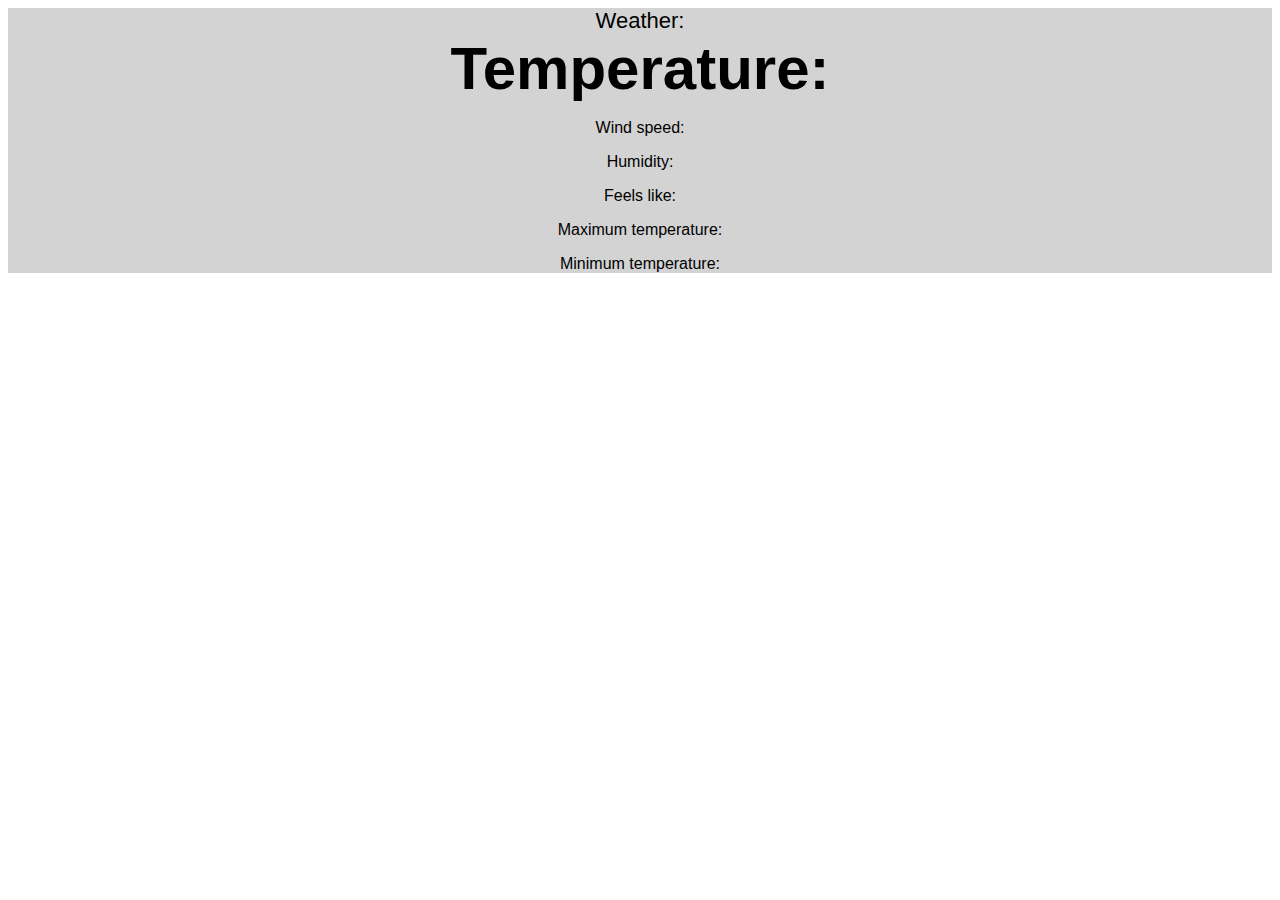
<file: API/index.html>
<html>
    <head>
		<title>API</title>
		<meta charset="utf-8">
		<script src="https://code.jquery.com/jquery-3.4.1.js" crossorigin="anonymous"></script>
		<script src="script.js"></script>
		<!-- Link to your CSS file that you should edit -->
		<link href="Style.css" rel="stylesheet" type="text/css">
	</head>
    
    <body>
      <div class="weather-container"> 
        <img class="icon">
          <p class="weather"> Weather: </p>
          <p class="temp"> Temperature: </p>
          <p class="wspeed">Wind speed: </p>
          <p class="humid"> Humidity: </p>
          <p class="feels">Feels like: </p>
          <p class="maxtemp">Maximum temperature: </p>
          <p class="mintemp">Minimum temperature: </p>
        </div>
</body>
</html>
</file>
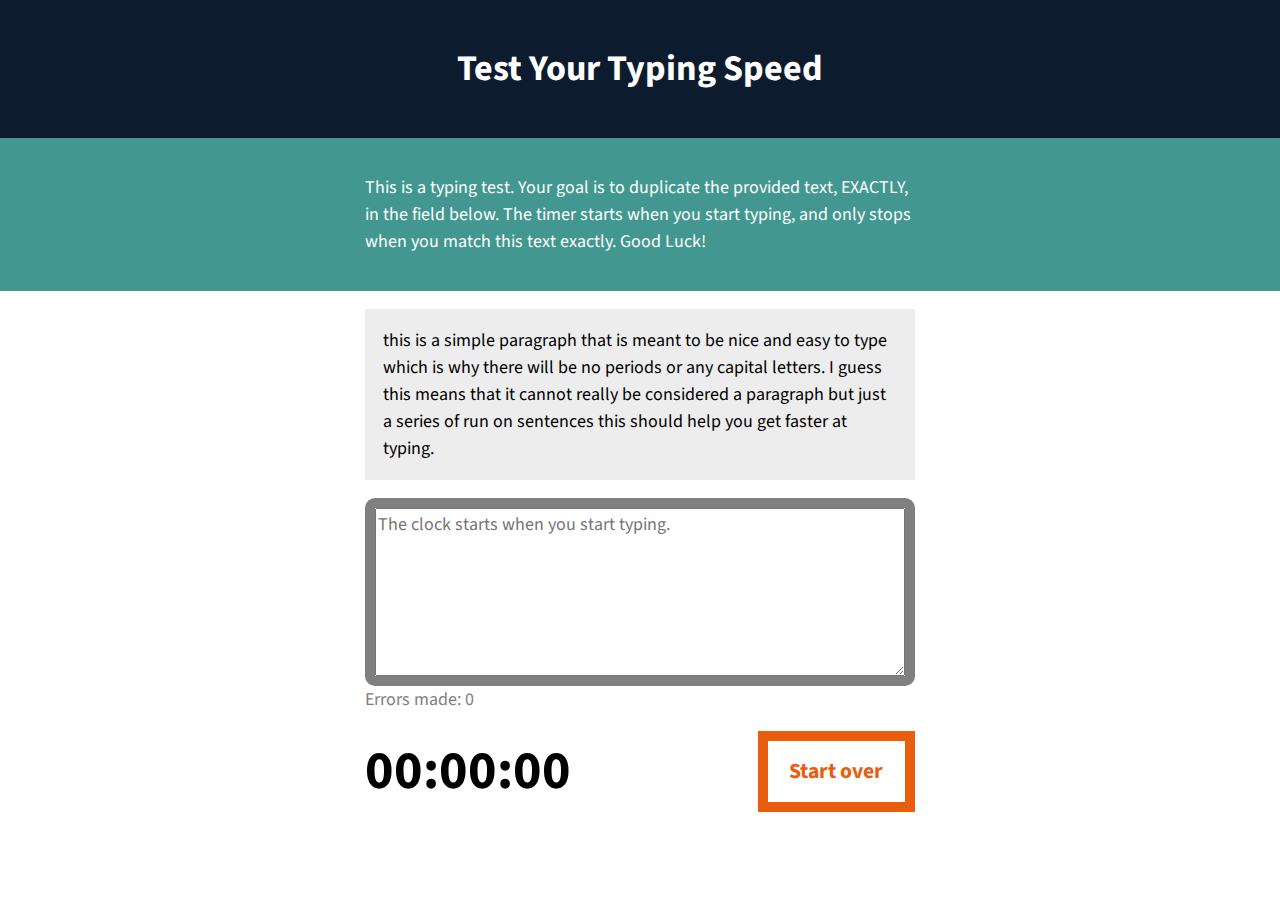
<file: Typing_speedtester/index.html>
<!DOCTYPE html>
<html lang="en-US">

<head>
    <meta charset="UTF-8">
    <meta name="viewport" content="width=device-width, initial-scale=1">
    <title>JS Typing Speed Test</title>
    <script src="script.js" async></script>
    <link rel="stylesheet" href="//fonts.googleapis.com/css?family=Source+Sans+Pro:400,400i,700,700i,900,900i" type="text/css" media="all">
    <link rel="stylesheet" href="style.css">
</head>

<body>
    <header class="masthead">
        <h1>Test Your Typing Speed</h1>
    </header>
    <main class="main">
        <article class="intro">
            <p>This is a typing test. Your goal is to duplicate the provided text, EXACTLY, in the field below. The timer starts when you start typing, and only stops when you match this text exactly. Good Luck!</p>
        </article><!-- .intro -->
        <section class="test-area">
            <div id="origin-text">
                <p>this is a simple paragraph that is meant to be nice and easy to type which is why there will be no periods or any capital letters. I guess this means that it cannot really be considered a paragraph but just a series of run on sentences this should help you get faster at typing.
</p>
            </div><!-- #origin-text -->

            <div class="test-wrapper">
                <textarea id="test-area" name="textarea" rows="6" placeholder="The clock starts when you start typing."></textarea>
            </div><!-- .test-wrapper -->
            
            <div class = "errors">
                <section id = "error-bar">
                    <div class="error-number">Errors made: 0</div>
                </section>
            </div>

            <div class="meta">
                <section id="clock">
                    <div class="timer">00:00:00</div>
                </section>

                <button id="reset">Start over</button>
            </div><!-- .meta -->
        </section><!-- .test-area -->
    </main>

</body>

</html>
</file>
<file: API/Style.css>
/*Global Styles
---------------------------------------*/
html {
    box-sizing: border-box;
} 

*, *:before, *:after {
    box-sizing: inherit;
} /* applies a natural box layout model to all elements, but allowing components to change*/
body {
font-family: 'Open Sans', sans-serif;
/*margin: 0;*/
}

.weather-container{
    background-color: lightgrey;
    text-align: center;
}

.weather{
    font-size: 22px;
    margin: 0;
}

.temp{
    font-size: 60px;
    margin: 0;
    font-weight: bold;
}

.icon{
    background-color: darkgrey;
    width: 5%;
}
    h4{
    margin-left: 10%;
    margin-bottom: 0px;
} 
    h4{
    margin-left: 15%;
    margin-bottom: 0px;
}
    }
</file>
<file: Typing_speedtester/style.css>
/*--------------------------------------------------------------
Typography
--------------------------------------------------------------*/

body,
button,
input,
select,
textarea {
	font-family: 'Source Sans Pro', 'Helvetica', Arial, sans-serif;
	font-size: 18px;
	line-height: 1.5;
}

h1,
h2,
h3,
h4,
h5,
h6 {
	clear: both;
}

p {
	margin-bottom: 1.5em;
}

b,
strong {
	font-weight: bold;
}

dfn,
cite,
em,
i {
	font-style: italic;
}

blockquote {
	margin: 0 1.5em;
}

address {
	margin: 0 0 1.5em;
}

pre {
	background: #eee;
	font-family: "Courier 10 Pitch", Courier, monospace;
	font-size: 15px;
	font-size: 1.5rem;
	line-height: 1.6;
	margin-bottom: 1.6em;
	max-width: 100%;
	overflow: auto;
	padding: 1.6em;
}

code,
kbd,
tt,
var {
	font: 15px Monaco, Consolas, "Andale Mono", "DejaVu Sans Mono", monospace;
}

abbr,
acronym {
	border-bottom: 1px dotted #666;
	cursor: help;
}

mark,
ins {
	background: #fff9c0;
	text-decoration: none;
}

sup,
sub {
	font-size: 75%;
	height: 0;
	line-height: 0;
	position: relative;
	vertical-align: baseline;
}

sup {
	bottom: 1ex;
}

sub {
	top: .5ex;
}

small {
	font-size: 75%;
}

big {
	font-size: 125%;
}

/*--------------------------------------------------------------
Layout
--------------------------------------------------------------*/
body {
    margin: 0;
    padding: 0;
}

.masthead {
    padding: 1em 2em;
    background-color: #0D1B2E;
    color: white;
}

.masthead h1 {
    text-align: center;
}

.intro {
    padding: 2em 2em;
    color: #ffffff;
    background: #429890;
}


.intro p,
.test-area {
    margin: 0 auto;
    max-width: 550px;
}

.test-area {
    margin-bottom: 4em;
    padding: 0 2em;
}

.test-wrapper {
    border: 10px solid grey;
    border-radius: 10px;
}

#origin-text {
    margin: 1em 0;
    padding: 1em 1em 0;
    background-color: #ededed;
}

#origin-text p {
    margin: 0;
    padding-bottom: 1em;
}

.test-wrapper {
    height: 200%;
    display: flex;
}

.test-wrapper textarea {
    flex: 1;
}

.meta {
    margin-top: 1em;
    display: flex;
    justify-content: space-between;
    flex-wrap: wrap;
}

.errors{
    color: grey;
}

.timer {
    font-size: 3em;
    font-weight: bold;
}

#reset {
    padding: .5em 1em;
    font-size: 1.2em;
    font-weight: bold;
    color: #E95D0F;
    background: white ;
    border: 10px solid #E95D0F;
}

#reset:hover {
    color: white;
    background-color: #E95D0F;
}
</file>
